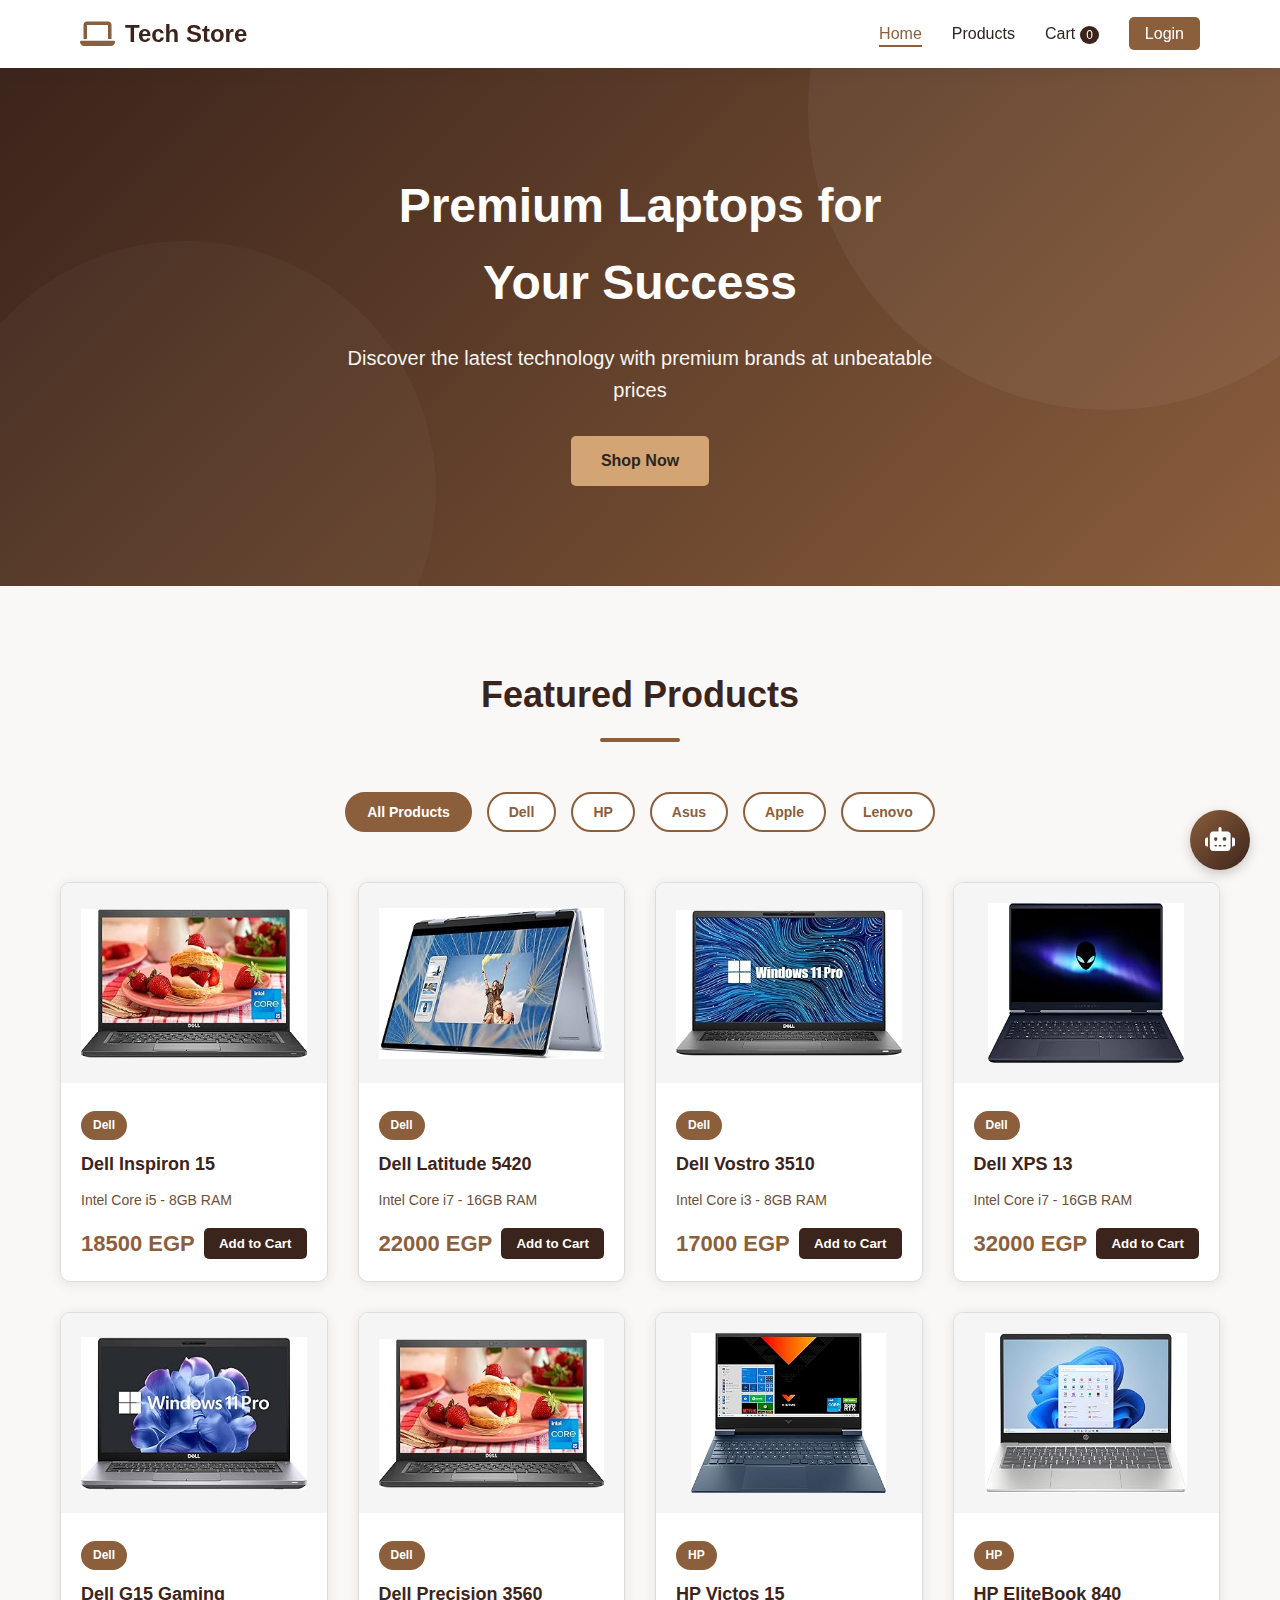
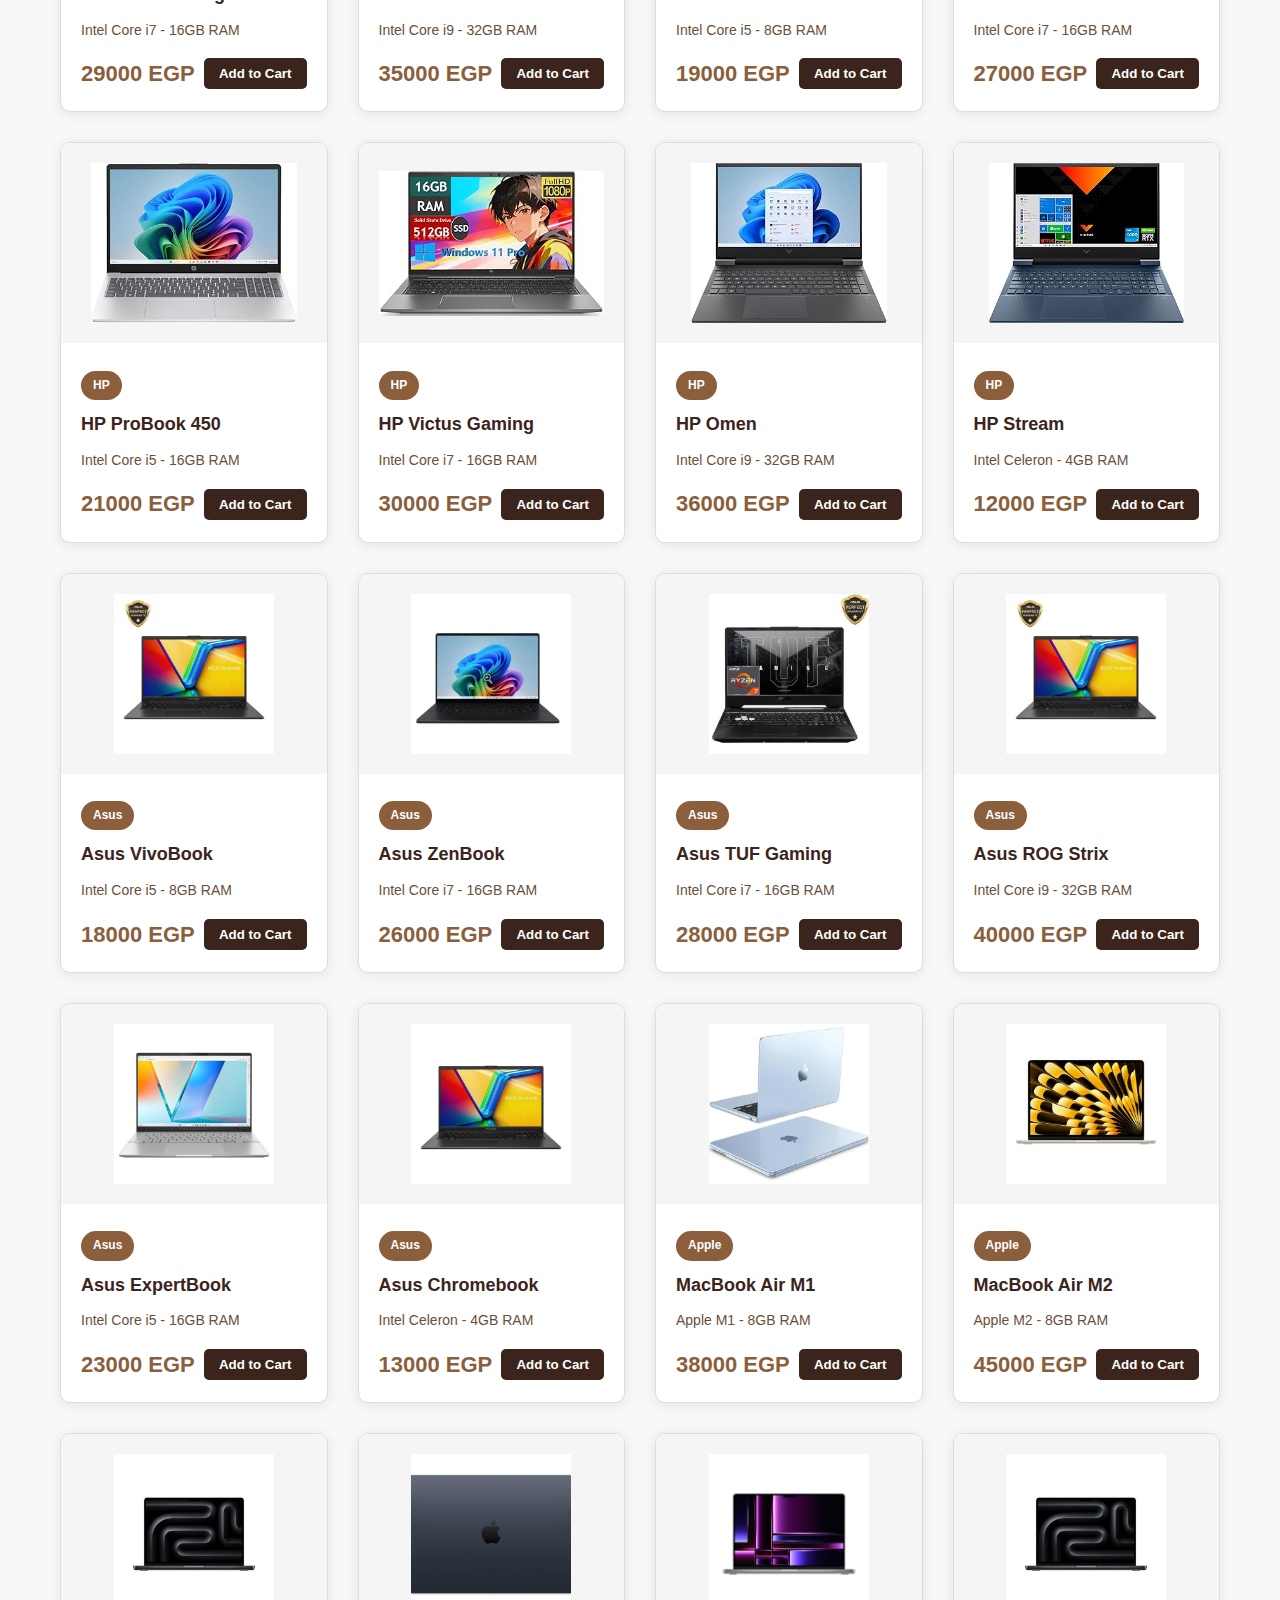
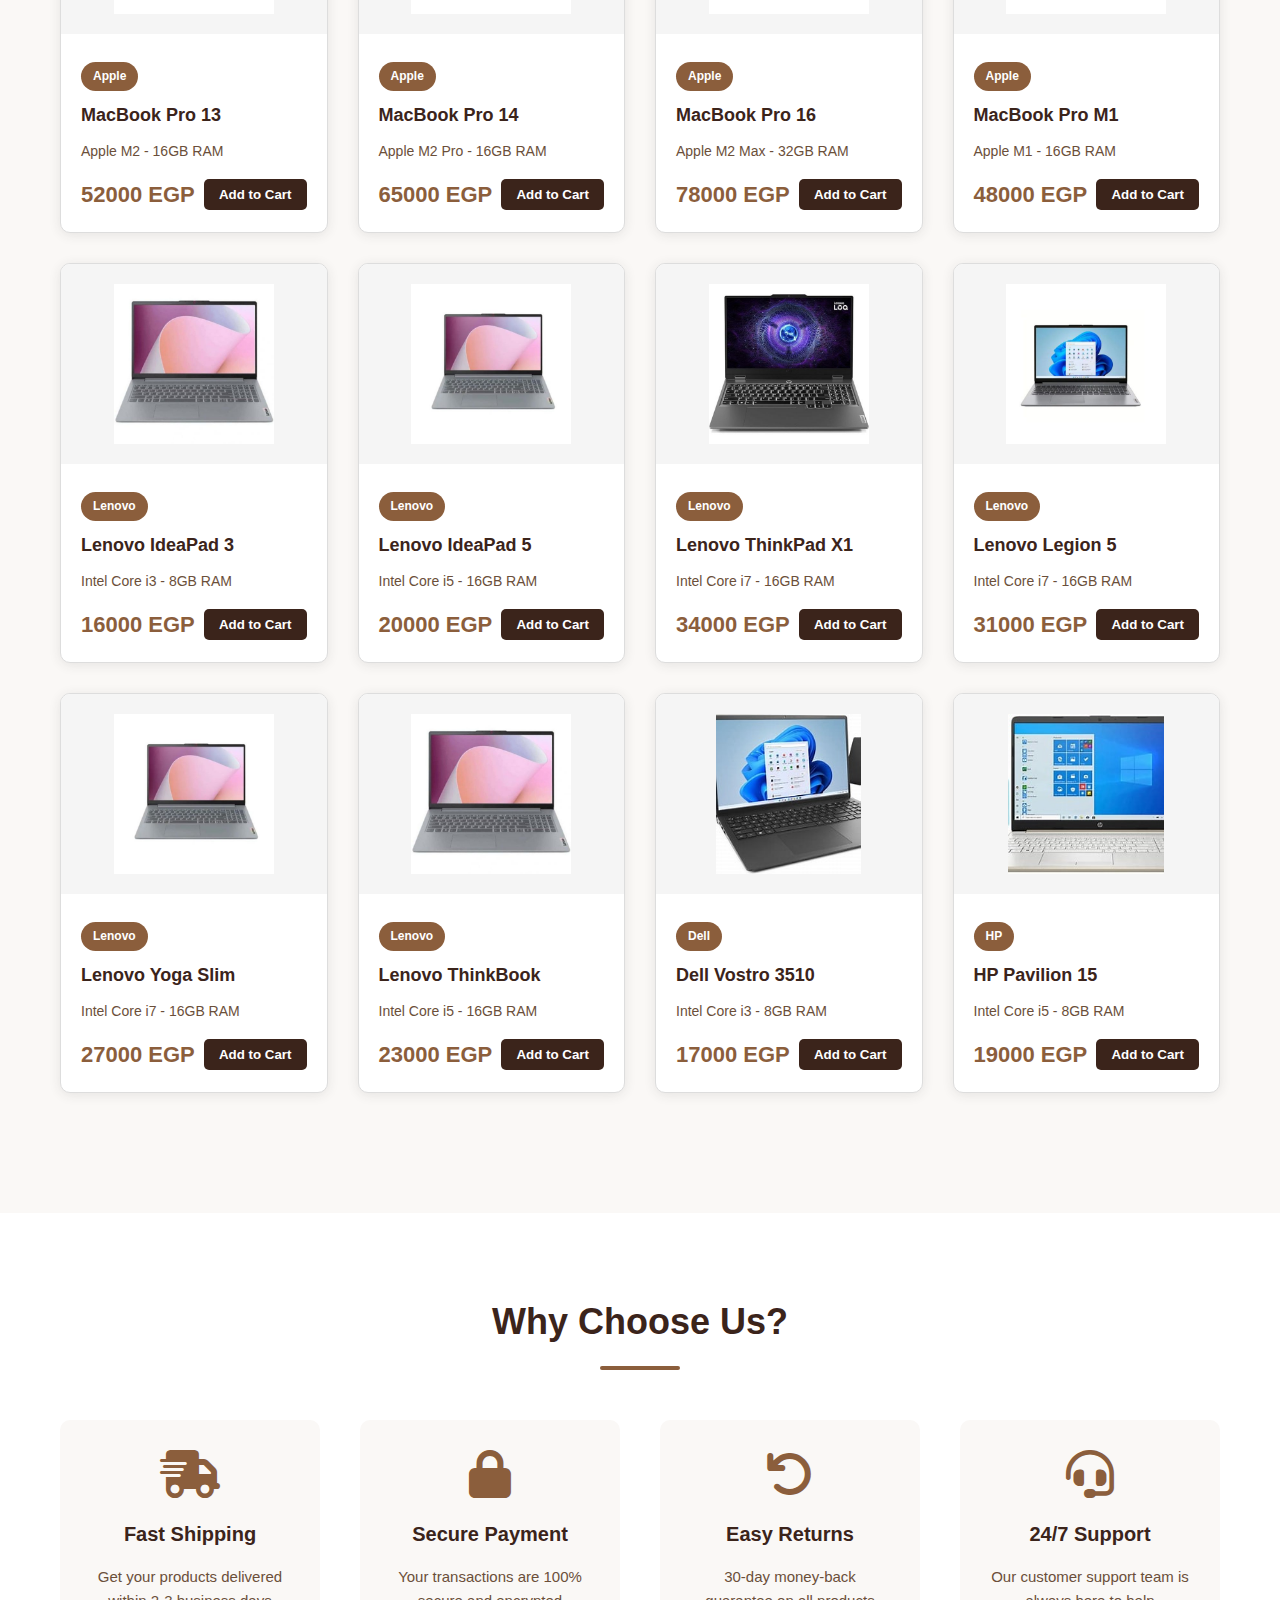
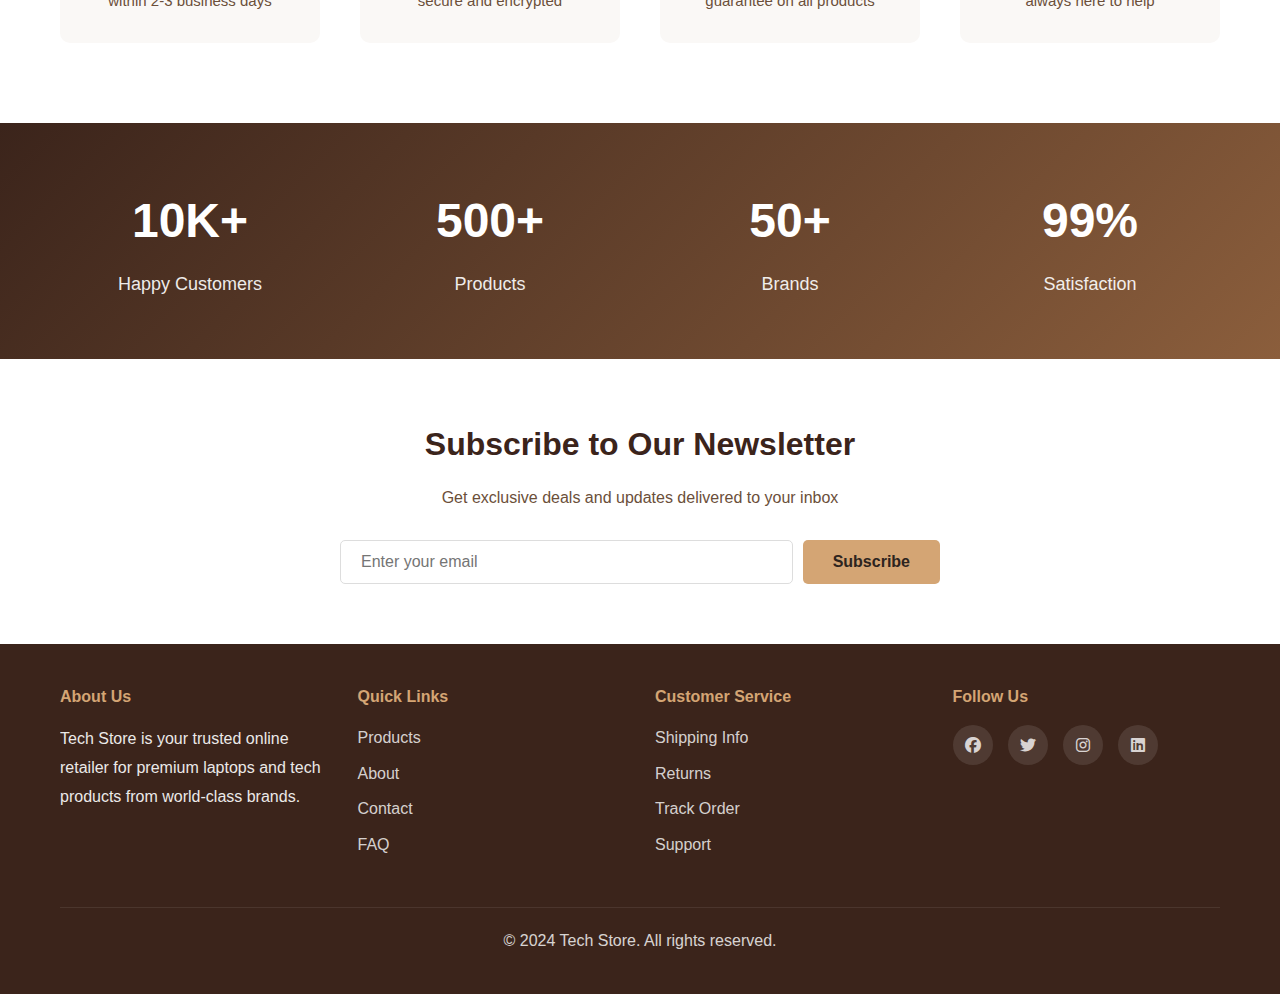
<file: index.html>
<!doctype html>
<html lang="en">
  <head>
    <meta charset="UTF-8" />
    <meta name="viewport" content="width=device-width, initial-scale=1.0" />
    <title>Tech Store - Home</title>
    <link rel="stylesheet" href="./index.css" />
    <link
      rel="stylesheet"
      href="https://cdnjs.cloudflare.com/ajax/libs/font-awesome/6.4.0/css/all.min.css"
    />
  </head>
  <body>
    <!-- NAVBAR -->
    <nav class="navbar">
      <div class="nav-container">
        <div class="logo">
          <i class="fas fa-laptop"></i>
          <span>Tech Store</span>
        </div>
        <ul class="nav-menu">
          <li><a href="index.html" class="active">Home</a></li>
          <li><a href="brands.html">Products</a></li>
          <li>
            <a href="cart.html"
              >Cart<span id="cart-badge" class="badge">0</span></a
            >
          </li>
          <li><a href="logIn.html" class="btn-login">Login</a></li>
        </ul>
        <div class="hamburger">
          <span></span>
          <span></span>
          <span></span>
        </div>
      </div>
    </nav>

    <!-- HERO SECTION -->
    <section class="hero">
      <div class="hero-content">
        <h1>Premium Laptops for Your Success</h1>
        <p>
          Discover the latest technology with premium brands at unbeatable
          prices
        </p>
        <a href="brands.html" class="btn btn-primary">Shop Now</a>
      </div>
    </section>

    <!-- FEATURED PRODUCTS SECTION -->
    <section class="featured-section">
      <div class="container">
        <h2 class="section-title">Featured Products</h2>

        <!-- CATEGORY FILTERS -->
        <div class="filters-wrapper">
          <button class="filter-btn active" data-category="all">
            All Products
          </button>
          <button class="filter-btn" data-category="Dell">Dell</button>
          <button class="filter-btn" data-category="HP">HP</button>
          <button class="filter-btn" data-category="Asus">Asus</button>
          <button class="filter-btn" data-category="Apple">Apple</button>
          <button class="filter-btn" data-category="Lenovo">Lenovo</button>
        </div>

        <!-- PRODUCTS GRID -->
        <div class="products-grid" id="products-grid">
          <!-- Products will be loaded here by JavaScript -->
        </div>
      </div>
    </section>

    <!-- FEATURES SECTION -->
    <section class="features-section">
      <div class="container">
        <h2 class="section-title">Why Choose Us?</h2>
        <div class="features-grid">
          <div class="feature-card">
            <i class="fas fa-shipping-fast"></i>
            <h3>Fast Shipping</h3>
            <p>Get your products delivered within 2-3 business days</p>
          </div>
          <div class="feature-card">
            <i class="fas fa-lock"></i>
            <h3>Secure Payment</h3>
            <p>Your transactions are 100% secure and encrypted</p>
          </div>
          <div class="feature-card">
            <i class="fas fa-undo"></i>
            <h3>Easy Returns</h3>
            <p>30-day money-back guarantee on all products</p>
          </div>
          <div class="feature-card">
            <i class="fas fa-headset"></i>
            <h3>24/7 Support</h3>
            <p>Our customer support team is always here to help</p>
          </div>
        </div>
      </div>
    </section>

    <!-- STATS SECTION -->
    <section class="stats-section">
      <div class="container">
        <div class="stat-item">
          <h3>10K+</h3>
          <p>Happy Customers</p>
        </div>
        <div class="stat-item">
          <h3>500+</h3>
          <p>Products</p>
        </div>
        <div class="stat-item">
          <h3>50+</h3>
          <p>Brands</p>
        </div>
        <div class="stat-item">
          <h3>99%</h3>
          <p>Satisfaction</p>
        </div>
      </div>
    </section>

    <!-- NEWSLETTER SECTION -->
    <section class="newsletter-section">
      <div class="container">
        <div class="newsletter-content">
          <h2>Subscribe to Our Newsletter</h2>
          <p>Get exclusive deals and updates delivered to your inbox</p>
          <form class="newsletter-form" onsubmit="handleNewsletter(event)">
            <input type="email" placeholder="Enter your email" required />
            <button type="submit" class="btn btn-primary">Subscribe</button>
          </form>
        </div>
      </div>
    </section>

    <!-- FOOTER -->
    <footer class="footer">
      <div class="container">
        <div class="footer-content">
          <div class="footer-section">
            <h4>About Us</h4>
            <p>
              Tech Store is your trusted online retailer for premium laptops and
              tech products from world-class brands.
            </p>
          </div>
          <div class="footer-section">
            <h4>Quick Links</h4>
            <ul>
              <li><a href="brands.html">Products</a></li>
              <li><a href="#">About</a></li>
              <li><a href="#">Contact</a></li>
              <li><a href="#">FAQ</a></li>
            </ul>
          </div>
          <div class="footer-section">
            <h4>Customer Service</h4>
            <ul>
              <li><a href="#">Shipping Info</a></li>
              <li><a href="#">Returns</a></li>
              <li><a href="#">Track Order</a></li>
              <li><a href="#">Support</a></li>
            </ul>
          </div>
          <div class="footer-section">
            <h4>Follow Us</h4>
            <div class="social-links">
              <a href="#"><i class="fab fa-facebook"></i></a>
              <a href="#"><i class="fab fa-twitter"></i></a>
              <a href="#"><i class="fab fa-instagram"></i></a>
              <a href="#"><i class="fab fa-linkedin"></i></a>
            </div>
          </div>
        </div>
        <div class="footer-bottom">
          <p>&copy; 2024 Tech Store. All rights reserved.</p>
        </div>
      </div>
    </footer>

    <script src="./index.js"></script>
    <script src="./chatbot.js"></script>
  </body>
</html>
</file>
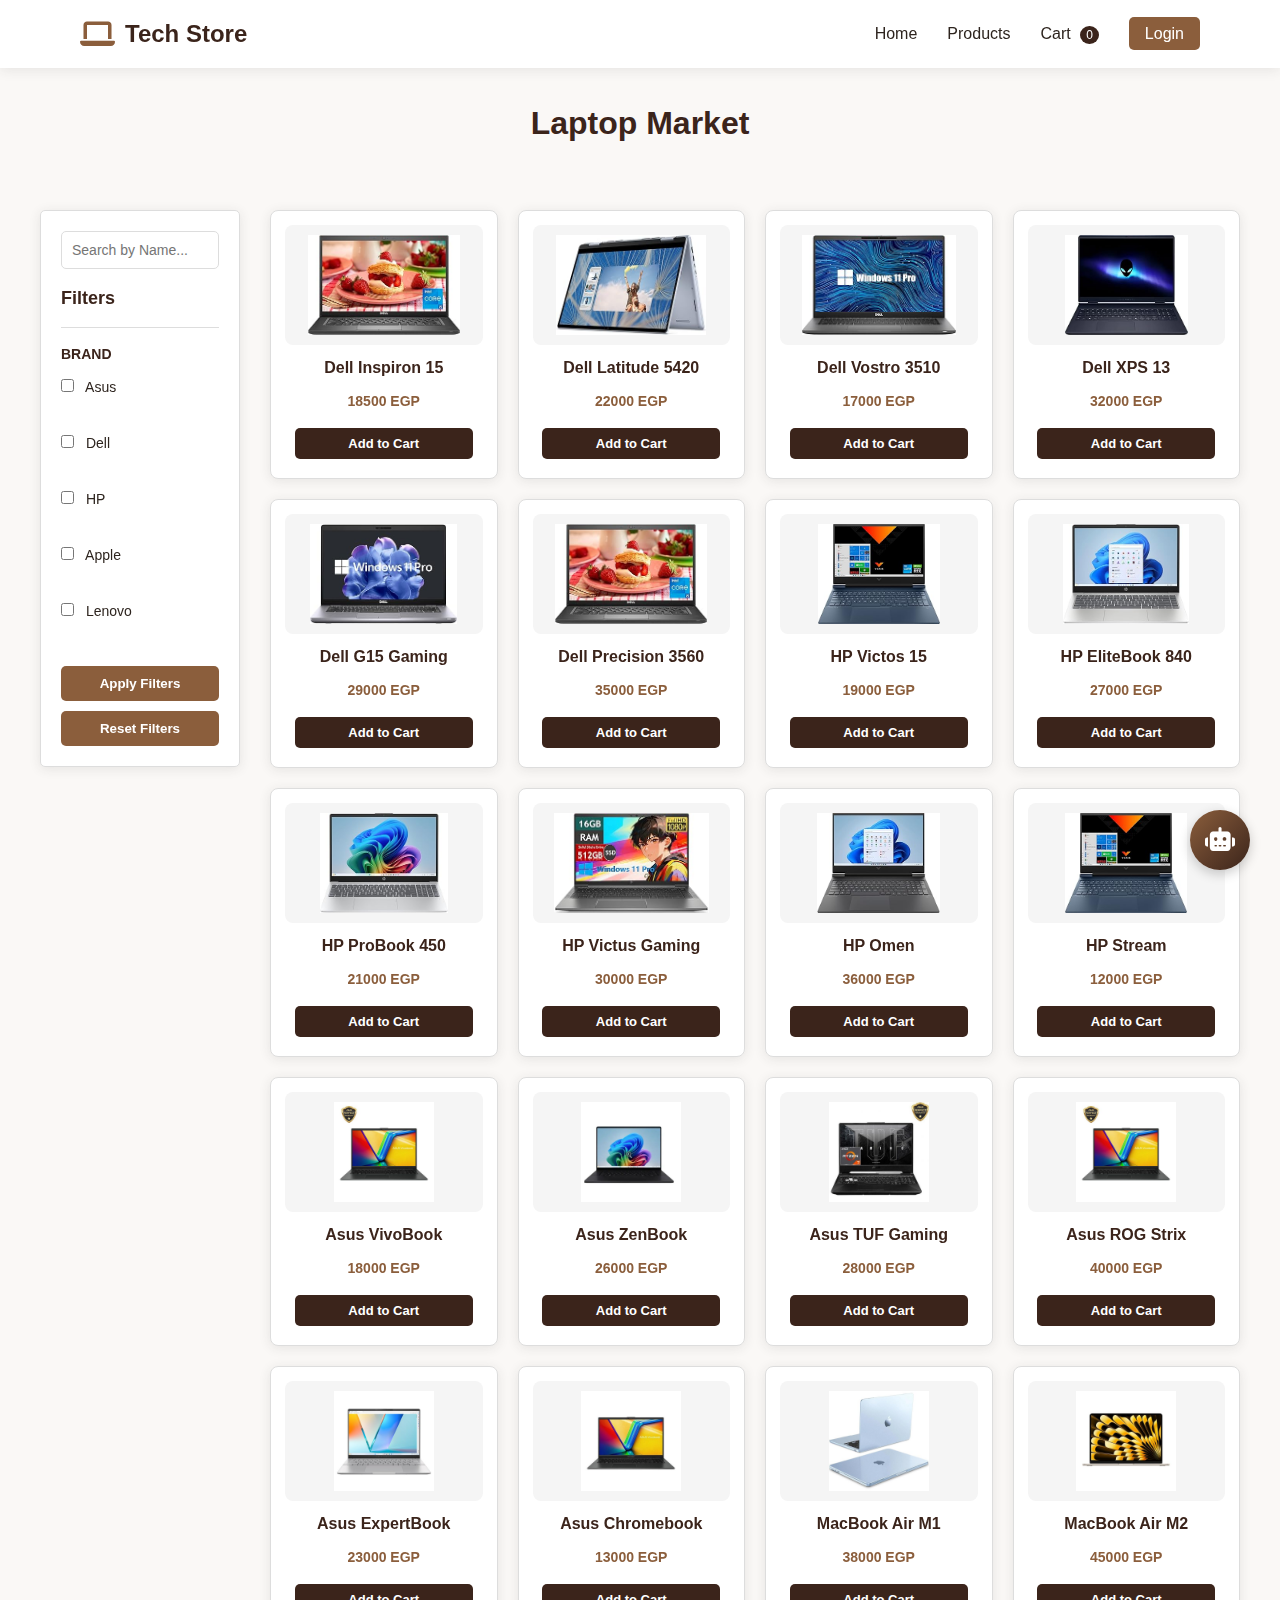
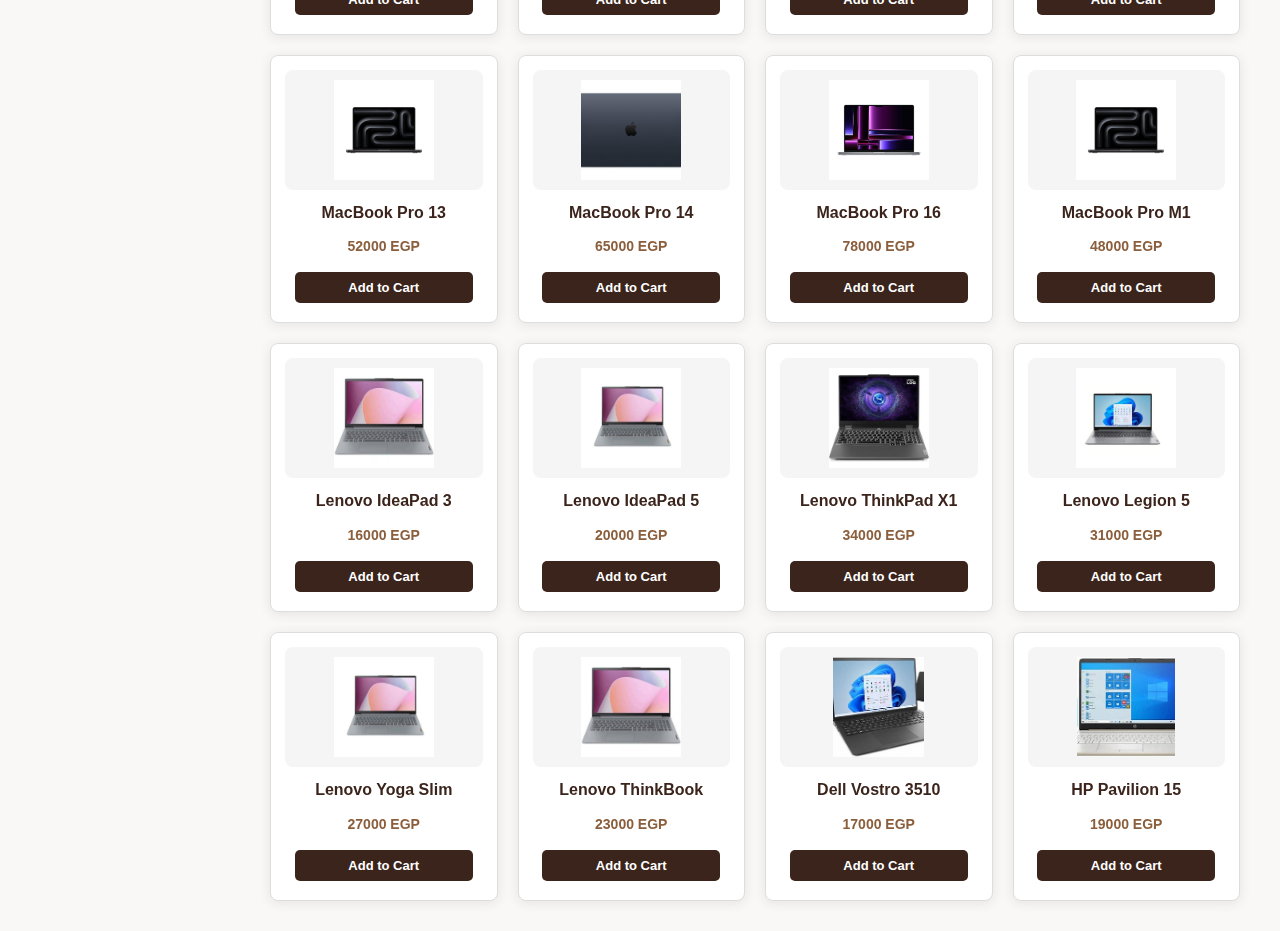
<file: brands.html>
<!doctype html>
<html lang="en">
  <head>
    <meta charset="UTF-8" />
    <meta name="viewport" content="width=device-width, initial-scale=1.0" />
    <title>Tech Store - Products</title>
    <link rel="stylesheet" href="./brands.css" />
    <link
      rel="stylesheet"
      href="https://cdnjs.cloudflare.com/ajax/libs/font-awesome/6.4.0/css/all.min.css"
    />
  </head>
  <body>
    <!-- NAVBAR -->
    <nav class="navbar">
      <div class="nav-container">
        <div class="logo">
          <i class="fas fa-laptop"></i>
          <span>Tech Store</span>
        </div>
        <ul class="nav-menu">
          <li><a href="index.html">Home</a></li>
          <li><a href="brands.html">Products</a></li>
          <li>
            <a href="cart.html"
              >Cart <span id="cartCount" class="badge">0</span></a
            >
          </li>
          <li><a href="logIn.html" class="btn-login">Login</a></li>
        </ul>
        <div class="hamburger">
          <span></span>
          <span></span>
          <span></span>
        </div>
      </div>
    </nav>

    <h1>Laptop Market</h1>
    <main class="main">
      <aside class="sidebar">
        <input type="text" id="searchInput" placeholder="Search by Name..." />
        <h2>Filters</h2>
        <hr />
        <h4>BRAND</h4>

        <label
          ><input type="checkbox" class="brand-filter" value="Asus" />
          Asus</label
        ><br />
        <label
          ><input type="checkbox" class="brand-filter" value="Dell" />
          Dell</label
        ><br />
        <label
          ><input type="checkbox" class="brand-filter" value="HP" /> HP</label
        ><br />
        <label
          ><input type="checkbox" class="brand-filter" value="Apple" />
          Apple</label
        ><br />
        <label
          ><input type="checkbox" class="brand-filter" value="Lenovo" />
          Lenovo</label
        ><br />
        <button id="apply-btn">Apply Filters</button>
        <button id="reset-btn">Reset Filters</button>
      </aside>

      <section id="products-container"></section>
    </main>

    <script src="./chatbot.js"></script>
    <script src="./brands.js"></script>
    <script>
      // Update cart badge
      document.addEventListener("DOMContentLoaded", function () {
        function updateCartBadge() {
          const cart = JSON.parse(localStorage.getItem("cart")) || [];
          const totalItems = cart.reduce(
            (sum, item) => sum + (item.quantity || 1),
            0,
          );
          document.getElementById("cartCount").textContent = totalItems;
        }
        updateCartBadge();
        window.addEventListener("storage", updateCartBadge);
      });

      // Hamburger menu
      const hamburger = document.querySelector(".hamburger");
      const navMenu = document.querySelector(".nav-menu");
      hamburger.addEventListener("click", () => {
        navMenu.classList.toggle("active");
      });
    </script>
  </body>
</html>
</file>
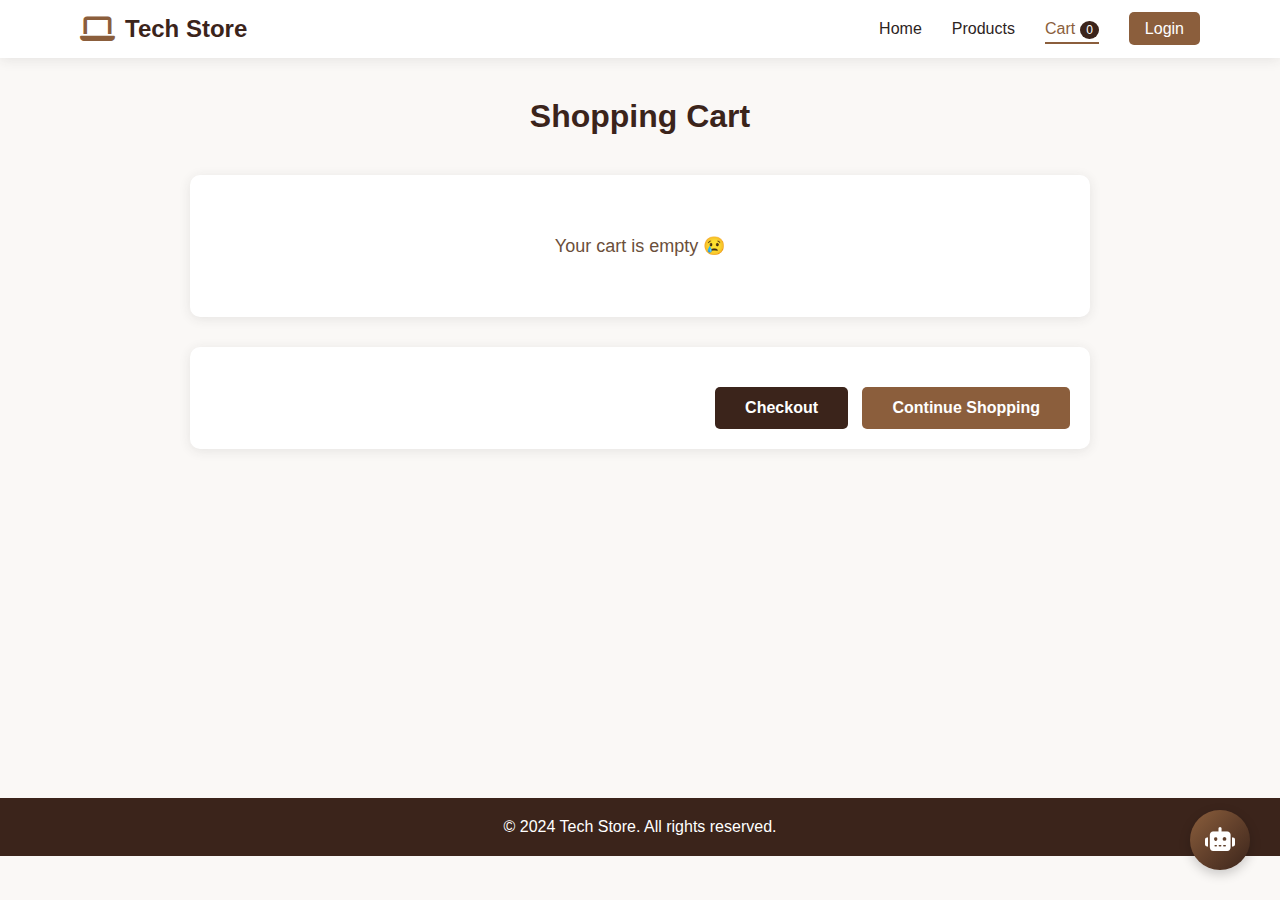
<file: cart.html>
<!doctype html>
<html lang="en">
  <head>
    <meta charset="UTF-8" />
    <meta name="viewport" content="width=device-width, initial-scale=1.0" />
    <title>My Cart - Tech Store</title>
    <link rel="stylesheet" href="./cart.css" />
    <link
      rel="stylesheet"
      href="https://cdnjs.cloudflare.com/ajax/libs/font-awesome/6.4.0/css/all.min.css"
    />
  </head>
  <body>
    <!-- NAVBAR -->
    <nav class="navbar">
      <div class="nav-container">
        <div class="logo">
          <i class="fas fa-laptop"></i>
          <span>Tech Store</span>
        </div>
        <ul class="nav-menu">
          <li><a href="index.html">Home</a></li>
          <li><a href="brands.html">Products</a></li>
          <li>
            <a href="cart.html" class="active"
              >Cart<span id="cart-badge" class="badge">0</span></a
            >
          </li>
          <li><a href="logIn.html" class="btn-login">Login</a></li>
        </ul>
        <div class="hamburger">
          <span></span>
          <span></span>
          <span></span>
        </div>
      </div>
    </nav>

    <div class="cart-wrapper">
      <div class="container">
        <h1>Shopping Cart</h1>
        <div id="cartContainer"></div>
        <div class="cart-summary">
          <h3 id="totalPrice"></h3>
          <button onclick="checkout()" class="btn-checkout">Checkout</button>
          <a href="brands.html" class="btn-continue">Continue Shopping</a>
        </div>
      </div>
    </div>

    <footer class="footer">
      <p>&copy; 2024 Tech Store. All rights reserved.</p>
    </footer>

    <script src="./chatbot.js"></script>
    <script src="./cart.js"></script>
    <script>
      // Update cart badge
      document.addEventListener("DOMContentLoaded", function () {
        function updateCartBadge() {
          const cart = JSON.parse(localStorage.getItem("cart")) || [];
          const totalItems = cart.reduce(
            (sum, item) => sum + (item.quantity || 1),
            0,
          );
          document.getElementById("cart-badge").textContent = totalItems;
        }
        updateCartBadge();
        window.addEventListener("storage", updateCartBadge);
      });

      // Hamburger menu
      const hamburger = document.querySelector(".hamburger");
      const navMenu = document.querySelector(".nav-menu");
      hamburger &&
        hamburger.addEventListener("click", () => {
          navMenu.classList.toggle("active");
        });
    </script>
  </body>
</html>
</file>
<file: index.css>
/* ==================== COLORS & VARIABLES ==================== */
:root {
  --primary-color: #8b5e3c;
  --secondary-color: #3b241b;
  --accent-color: #d4a574;
  --light-bg: #faf8f6;
  --white: #ffffff;
  --text-dark: #2d241e;
  --text-light: #6b4f3a;
  --border-color: #ddd;
  --shadow: 0 2px 12px rgba(48, 47, 47, 0.1);
  --shadow-lg: 0 10px 25px rgba(0, 0, 0, 0.1);
}

/* ==================== GLOBAL STYLES ==================== */
* {
  margin: 0;
  padding: 0;
  box-sizing: border-box;
}

html {
  scroll-behavior: smooth;
}

body {
  font-family: "Arial", sans-serif;
  background-color: var(--light-bg);
  color: var(--text-dark);
  line-height: 1.6;
}

.container {
  max-width: 1200px;
  margin: 0 auto;
  padding: 0 20px;
}

/* ==================== NAVBAR ==================== */
.navbar {
  background-color: var(--white);
  box-shadow: var(--shadow);
  position: sticky;
  top: 0;
  z-index: 100;
}

.nav-container {
  display: flex;
  justify-content: space-between;
  align-items: center;
  padding: 15px 40px;
  max-width: 1200px;
  margin: 0 auto;
}

.logo {
  display: flex;
  align-items: center;
  gap: 10px;
  font-size: 24px;
  font-weight: bold;
  color: var(--secondary-color);
  text-decoration: none;
}

.logo i {
  color: var(--primary-color);
  font-size: 28px;
}

.nav-menu {
  display: flex;
  list-style: none;
  gap: 30px;
  align-items: center;
}

.nav-menu a {
  color: var(--text-dark);
  text-decoration: none;
  font-weight: 500;
  transition: color 0.3s ease;
  position: relative;
}

.nav-menu a:hover,
.nav-menu a.active {
  color: var(--primary-color);
}

.nav-menu a.active::after {
  content: "";
  position: absolute;
  bottom: -5px;
  left: 0;
  width: 100%;
  height: 2px;
  background-color: var(--primary-color);
}

.badge {
  background-color: var(--secondary-color);
  color: var(--white);
  border-radius: 50%;
  padding: 2px 6px;
  font-size: 12px;
  margin-left: 5px;
}

.btn-login {
  background-color: var(--primary-color) !important;
  color: var(--white) !important;
  padding: 8px 16px !important;
  border-radius: 5px;
  transition: all 0.3s ease;
}

.btn-login:hover {
  background-color: var(--secondary-color) !important;
  transform: translateY(-2px);
  box-shadow: var(--shadow);
}

.hamburger {
  display: none;
  flex-direction: column;
  cursor: pointer;
}

.hamburger span {
  width: 25px;
  height: 3px;
  background-color: var(--text-dark);
  margin: 5px 0;
  transition: 0.3s;
}

/* ==================== HERO SECTION ==================== */
.hero {
  background: linear-gradient(
    135deg,
    var(--secondary-color) 0%,
    var(--primary-color) 100%
  );
  color: var(--white);
  padding: 100px 40px;
  text-align: center;
  position: relative;
  overflow: hidden;
}

.hero::before {
  content: "";
  position: absolute;
  top: -50%;
  right: -10%;
  width: 600px;
  height: 600px;
  background-color: rgba(255, 255, 255, 0.05);
  border-radius: 50%;
}

.hero::after {
  content: "";
  position: absolute;
  bottom: -30%;
  left: -5%;
  width: 500px;
  height: 500px;
  background-color: rgba(255, 255, 255, 0.03);
  border-radius: 50%;
}

.hero-content {
  position: relative;
  z-index: 2;
  max-width: 600px;
  margin: 0 auto;
}

.hero h1 {
  font-size: 48px;
  margin-bottom: 20px;
  animation: slideInDown 0.8s ease;
}

.hero p {
  font-size: 20px;
  margin-bottom: 30px;
  opacity: 0.95;
  animation: slideInUp 0.8s ease;
}

@keyframes slideInDown {
  from {
    opacity: 0;
    transform: translateY(-30px);
  }
  to {
    opacity: 1;
    transform: translateY(0);
  }
}

@keyframes slideInUp {
  from {
    opacity: 0;
    transform: translateY(30px);
  }
  to {
    opacity: 1;
    transform: translateY(0);
  }
}

/* ==================== BUTTONS ==================== */
.btn {
  padding: 12px 30px;
  border: none;
  border-radius: 5px;
  font-size: 16px;
  font-weight: 600;
  cursor: pointer;
  transition: all 0.3s ease;
  text-decoration: none;
  display: inline-block;
}

.btn-primary {
  background-color: var(--accent-color);
  color: var(--text-dark);
}

.btn-primary:hover {
  background-color: #c49563;
  transform: translateY(-2px);
  box-shadow: var(--shadow-lg);
}

/* ==================== FEATURED SECTION ==================== */
.featured-section {
  padding: 80px 40px;
  background-color: var(--light-bg);
}

.section-title {
  text-align: center;
  font-size: 36px;
  color: var(--secondary-color);
  margin-bottom: 50px;
  position: relative;
}

.section-title::after {
  content: "";
  display: block;
  width: 80px;
  height: 4px;
  background-color: var(--primary-color);
  margin: 15px auto 0;
  border-radius: 2px;
}

/* ==================== FILTERS ==================== */
.filters-wrapper {
  display: flex;
  justify-content: center;
  gap: 15px;
  margin-bottom: 50px;
  flex-wrap: wrap;
}

.filter-btn {
  padding: 10px 20px;
  border: 2px solid var(--primary-color);
  background-color: var(--white);
  color: var(--primary-color);
  border-radius: 25px;
  cursor: pointer;
  font-weight: 600;
  transition: all 0.3s ease;
  font-size: 14px;
}

.filter-btn:hover {
  background-color: var(--primary-color);
  color: var(--white);
  transform: translateY(-2px);
}

.filter-btn.active {
  background-color: var(--primary-color);
  color: var(--white);
}

/* ==================== PRODUCTS GRID ==================== */
.products-grid {
  display: grid;
  grid-template-columns: repeat(auto-fill, minmax(250px, 1fr));
  gap: 30px;
  margin-bottom: 40px;
}

.product-card {
  background-color: var(--white);
  border: 1px solid var(--border-color);
  border-radius: 10px;
  overflow: hidden;
  transition: all 0.3s ease;
  box-shadow: var(--shadow);
  cursor: pointer;
}

.product-card:hover {
  transform: translateY(-10px);
  box-shadow: var(--shadow-lg);
}

.product-image {
  width: 100%;
  height: 200px;
  object-fit: contain;
  background-color: #f5f5f5;
  padding: 20px;
  transition: transform 0.3s ease;
}

.product-card:hover .product-image {
  transform: scale(1.05);
}

.product-info {
  padding: 20px;
}

.product-category {
  display: inline-block;
  background-color: var(--primary-color);
  color: var(--white);
  padding: 5px 12px;
  border-radius: 15px;
  font-size: 12px;
  font-weight: 600;
  margin-bottom: 10px;
}

.product-name {
  font-size: 18px;
  font-weight: 600;
  color: var(--secondary-color);
  margin-bottom: 10px;
}

.product-description {
  font-size: 14px;
  color: var(--text-light);
  margin-bottom: 15px;
}

.product-footer {
  display: flex;
  justify-content: space-between;
  align-items: center;
}

.product-price {
  font-size: 22px;
  font-weight: bold;
  color: var(--primary-color);
}

.btn-add-cart {
  background-color: var(--secondary-color);
  color: var(--white);
  padding: 8px 15px;
  border: none;
  border-radius: 5px;
  cursor: pointer;
  font-weight: 600;
  transition: all 0.3s ease;
}

.btn-add-cart:hover {
  background-color: var(--primary-color);
  transform: scale(1.05);
}

/* ==================== FEATURES SECTION ==================== */
.features-section {
  padding: 80px 40px;
  background-color: var(--white);
}

.features-grid {
  display: grid;
  grid-template-columns: repeat(auto-fit, minmax(250px, 1fr));
  gap: 40px;
  margin-top: 40px;
}

.feature-card {
  text-align: center;
  padding: 30px;
  border-radius: 10px;
  background-color: var(--light-bg);
  transition: all 0.3s ease;
}

.feature-card:hover {
  transform: translateY(-5px);
  background-color: var(--white);
  box-shadow: var(--shadow-lg);
}

.feature-card i {
  font-size: 48px;
  color: var(--primary-color);
  margin-bottom: 20px;
}

.feature-card h3 {
  font-size: 20px;
  color: var(--secondary-color);
  margin-bottom: 15px;
}

.feature-card p {
  color: var(--text-light);
  font-size: 15px;
}

/* ==================== STATS SECTION ==================== */
.stats-section {
  background: linear-gradient(
    135deg,
    var(--secondary-color),
    var(--primary-color)
  );
  color: var(--white);
  padding: 60px 40px;
}

.stats-section .container {
  display: grid;
  grid-template-columns: repeat(auto-fit, minmax(200px, 1fr));
  gap: 40px;
}

.stat-item {
  text-align: center;
}

.stat-item h3 {
  font-size: 48px;
  font-weight: bold;
  margin-bottom: 10px;
}

.stat-item p {
  font-size: 18px;
  opacity: 0.9;
}

/* ==================== NEWSLETTER SECTION ==================== */
.newsletter-section {
  background-color: var(--white);
  padding: 60px 40px;
}

.newsletter-content {
  text-align: center;
  max-width: 600px;
  margin: 0 auto;
}

.newsletter-content h2 {
  font-size: 32px;
  color: var(--secondary-color);
  margin-bottom: 15px;
}

.newsletter-content p {
  color: var(--text-light);
  margin-bottom: 30px;
  font-size: 16px;
}

.newsletter-form {
  display: flex;
  gap: 10px;
  flex-wrap: wrap;
}

.newsletter-form input {
  flex: 1;
  min-width: 200px;
  padding: 12px 20px;
  border: 1px solid var(--border-color);
  border-radius: 5px;
  font-size: 16px;
}

.newsletter-form input:focus {
  outline: none;
  border-color: var(--primary-color);
  box-shadow: 0 0 0 3px rgba(139, 94, 60, 0.1);
}

.newsletter-form button {
  padding: 12px 30px;
}

/* ==================== FOOTER ==================== */
.footer {
  background-color: var(--secondary-color);
  color: var(--white);
  padding: 40px;
}

.footer-content {
  display: grid;
  grid-template-columns: repeat(auto-fit, minmax(250px, 1fr));
  gap: 30px;
  margin-bottom: 40px;
}

.footer-section h4 {
  margin-bottom: 15px;
  color: var(--accent-color);
}

.footer-section p {
  line-height: 1.8;
  opacity: 0.9;
}

.footer-section ul {
  list-style: none;
}

.footer-section ul li {
  margin-bottom: 10px;
}

.footer-section a {
  color: rgba(255, 255, 255, 0.8);
  text-decoration: none;
  transition: color 0.3s ease;
}

.footer-section a:hover {
  color: var(--accent-color);
}

.social-links {
  display: flex;
  gap: 15px;
  margin-top: 15px;
}

.social-links a {
  display: inline-flex;
  width: 40px;
  height: 40px;
  align-items: center;
  justify-content: center;
  background-color: rgba(255, 255, 255, 0.1);
  border-radius: 50%;
  transition: all 0.3s ease;
}

.social-links a:hover {
  background-color: var(--accent-color);
  color: var(--secondary-color);
}

.footer-bottom {
  border-top: 1px solid rgba(255, 255, 255, 0.1);
  padding-top: 20px;
  text-align: center;
  opacity: 0.8;
}

/* ==================== RESPONSIVE DESIGN ==================== */
@media (max-width: 768px) {
  .nav-container {
    padding: 15px 20px;
  }

  .nav-menu {
    display: none;
    position: absolute;
    top: 60px;
    left: 0;
    right: 0;
    flex-direction: column;
    background-color: var(--white);
    gap: 0;
    box-shadow: var(--shadow);
    animation: slideDown 0.3s ease;
  }

  .nav-menu.active {
    display: flex;
  }

  .nav-menu li {
    border-bottom: 1px solid var(--border-color);
    width: 100%;
  }

  .nav-menu a {
    display: block;
    padding: 15px 20px;
  }

  .hamburger {
    display: flex;
  }

  .hero {
    padding: 60px 20px;
  }

  .hero h1 {
    font-size: 32px;
  }

  .hero p {
    font-size: 16px;
  }

  .featured-section {
    padding: 60px 20px;
  }

  .section-title {
    font-size: 28px;
    margin-bottom: 30px;
  }

  .filters-wrapper {
    gap: 10px;
    margin-bottom: 30px;
  }

  .filter-btn {
    padding: 8px 15px;
    font-size: 12px;
  }

  .products-grid {
    grid-template-columns: repeat(auto-fill, minmax(180px, 1fr));
    gap: 20px;
  }

  .features-grid {
    grid-template-columns: 1fr;
    gap: 20px;
  }

  .feature-card {
    padding: 20px;
  }

  .stats-section {
    padding: 40px 20px;
  }

  .stats-section .container {
    grid-template-columns: repeat(2, 1fr);
    gap: 20px;
  }

  .stat-item h3 {
    font-size: 32px;
  }

  .newsletter-form {
    flex-direction: column;
  }

  .newsletter-form input,
  .newsletter-form button {
    width: 100%;
  }
}

@media (max-width: 480px) {
  .logo {
    font-size: 18px;
  }

  .logo i {
    font-size: 22px;
  }

  .hero h1 {
    font-size: 24px;
  }

  .hero p {
    font-size: 14px;
  }

  .section-title {
    font-size: 22px;
  }

  .products-grid {
    grid-template-columns: 1fr;
  }

  .stats-section .container {
    grid-template-columns: 1fr;
  }

  .stat-item h3 {
    font-size: 28px;
  }

  .product-card {
    margin: 0 auto;
  }

  .features-grid {
    gap: 15px;
  }

  .feature-card {
    padding: 15px;
  }

  .feature-card i {
    font-size: 36px;
  }
}

@keyframes slideDown {
  from {
    opacity: 0;
    transform: translateY(-10px);
  }
  to {
    opacity: 1;
    transform: translateY(0);
  }
}
</file>
<file: brands.css>
:root {
  --primary-color: #8b5e3c;
  --secondary-color: #3b241b;
  --accent-color: #d4a574;
  --light-bg: #faf8f6;
  --white: #ffffff;
  --text-dark: #2d241e;
  --text-light: #6b4f3a;
  --border-color: #ddd;
  --shadow: 0 2px 12px rgba(48, 47, 47, 0.1);
}

* {
  margin: 0;
  padding: 0;
  box-sizing: border-box;
}

body {
  font-family: Arial, sans-serif;
  background-color: var(--light-bg);
  color: var(--text-dark);
  line-height: 1.6;
}

.navbar {
  background-color: var(--white);
  box-shadow: var(--shadow);
  position: sticky;
  top: 0;
  z-index: 100;
}

.nav-container {
  display: flex;
  justify-content: space-between;
  align-items: center;
  padding: 15px 40px;
  max-width: 1200px;
  margin: 0 auto;
}

.logo {
  display: flex;
  align-items: center;
  gap: 10px;
  font-size: 24px;
  font-weight: bold;
  color: var(--secondary-color);
  text-decoration: none;
}

.logo i {
  color: var(--primary-color);
  font-size: 28px;
}

.nav-menu {
  display: flex;
  list-style: none;
  gap: 30px;
  align-items: center;
}

.nav-menu a {
  color: var(--text-dark);
  text-decoration: none;
  font-weight: 500;
  transition: color 0.3s ease;
  position: relative;
}

.nav-menu a:hover,
.nav-menu a.active {
  color: var(--primary-color);
}

.nav-menu a.active::after {
  content: "";
  position: absolute;
  bottom: -5px;
  left: 0;
  width: 100%;
  height: 2px;
  background-color: var(--primary-color);
}

.badge {
  background-color: var(--secondary-color);
  color: var(--white);
  border-radius: 50%;
  padding: 2px 6px;
  font-size: 12px;
  margin-left: 5px;
}

.btn-login {
  background-color: var(--primary-color) !important;
  color: var(--white) !important;
  padding: 8px 16px !important;
  border-radius: 5px;
  transition: all 0.3s ease;
}

.btn-login:hover {
  background-color: var(--secondary-color) !important;
  transform: translateY(-2px);
  box-shadow: var(--shadow);
}

.hamburger {
  display: none;
  flex-direction: column;
  cursor: pointer;
}

.hamburger span {
  width: 25px;
  height: 3px;
  background-color: var(--text-dark);
  margin: 5px 0;
  transition: 0.3s;
}

h1 {
  text-align: center;
  color: var(--secondary-color);
  padding: 30px 20px;
  font-size: 32px;
}

main {
  display: flex;
  gap: 30px;
  padding: 30px 40px;
  max-width: 1400px;
  margin: 0 auto;
}

.sidebar {
  padding: 20px;
  border: 1px solid var(--border-color);
  border-radius: 5px;
  width: 200px;
  background-color: var(--white);
  box-shadow: var(--shadow);
  height: fit-content;
  position: sticky;
  top: 20px;
}
.sidebar h2 {
  margin-bottom: 15px;
  font-size: 18px;
  color: var(--secondary-color);
}

.sidebar hr {
  margin: 15px 0;
  border: none;
  border-top: 1px solid var(--border-color);
}

.sidebar h4 {
  color: var(--secondary-color);
  font-size: 14px;
  margin: 15px 0 10px 0;
}

.sidebar label {
  display: block;
  margin-bottom: 8px;
  font-size: 14px;
  color: var(--text-dark);
  cursor: pointer;
}

.sidebar input[type="checkbox"] {
  margin-right: 8px;
  cursor: pointer;
  accent-color: var(--primary-color);
}

.sidebar button {
  width: 100%;
  padding: 10px;
  margin-top: 10px;
  background-color: var(--primary-color);
  border: none;
  border-radius: 5px;
  color: var(--white);
  cursor: pointer;
  font-weight: 600;
  transition: all 0.3s ease;
}

.sidebar button:hover {
  background-color: var(--secondary-color);
  transform: translateY(-2px);
  box-shadow: var(--shadow);
}

#searchInput {
  width: 100%;
  padding: 10px;
  border: 1px solid var(--border-color);
  border-radius: 5px;
  font-size: 14px;
  margin-bottom: 15px;
  transition: all 0.3s ease;
}

#searchInput:focus {
  outline: none;
  border-color: var(--primary-color);
  box-shadow: 0 0 0 3px rgba(139, 94, 60, 0.1);
}
#products-container {
  display: grid;
  grid-template-columns: repeat(auto-fill, minmax(200px, 1fr));
  gap: 20px;
  flex: 1;
  width: 100%;
}

.card {
  position: relative;
  background-color: var(--white);
  border: 1px solid var(--border-color);
  border-radius: 8px;
  padding: 14px;
  text-align: center;
  transition: all 0.3s ease;
  box-shadow: var(--shadow);
  display: flex;
  flex-direction: column;
}

.card:hover {
  transform: scale(1.05);
  box-shadow: 0 10px 25px rgba(0, 0, 0, 0.1);
}

.card img {
  border-radius: 8px;
  width: 100%;
  height: 120px;
  object-fit: contain;
  transition: transform 0.3s ease;
  cursor: pointer;
  padding: 10px;
  background-color: #f5f5f5;
}

.card:hover img {
  transform: scale(1.05);
}

.card h4 {
  font-size: 16px;
  color: var(--secondary-color);
  margin: 10px 0 5px 0;
  font-weight: 600;
}

.card p {
  font-size: 14px;
  color: var(--primary-color);
  font-weight: bold;
  margin: 5px 0 10px 0;
}

.card button {
  position: relative;
  margin: 5px auto;
  padding: 8px 12px;
  border: none;
  border-radius: 5px;
  background-color: var(--secondary-color);
  color: var(--white);
  cursor: pointer;
  font-weight: 600;
  font-size: 13px;
  transition: all 0.3s ease;
  width: 90%;
}

.card button:hover {
  background-color: var(--primary-color);
  transform: scale(1.05);
}

/* RESPONSIVE DESIGN */
@media (max-width: 1024px) {
  main {
    gap: 20px;
    padding: 20px;
  }

  #products-container {
    grid-template-columns: repeat(auto-fill, minmax(180px, 1fr));
  }

  h1 {
    font-size: 28px;
  }
}

@media (max-width: 768px) {
  main {
    flex-direction: column;
    padding: 20px;
    gap: 20px;
  }
.nav-container {
    padding: 15px 20px;
  }

  .nav-menu {
    display: none;
    position: absolute;
    top: 60px;
    left: 0;
    right: 0;
    flex-direction: column;
    background-color: var(--white);
    gap: 0;
    box-shadow: var(--shadow);
    animation: slideDown 0.3s ease;
  }

  .nav-menu.active {
    display: flex;
  }

  .nav-menu li {
    border-bottom: 1px solid var(--border-color);
    width: 100%;
  }

  .nav-menu a {
    display: block;
    padding: 15px 20px;
  }

  .hamburger {
    display: flex;
  }

  .sidebar {
    width: 100%;
    position: static;
    padding: 15px;
  }

  #products-container {
    grid-template-columns: repeat(auto-fill, minmax(150px, 1fr));
    gap: 15px;
  }

  h1 {
    font-size: 24px;
    padding: 20px 10px;
  }

  .card {
    padding: 10px;
  }

  .card img {
    height: 100px;
  }

  .card h4 {
    font-size: 14px;
  }

  .card p {
    font-size: 13px;
  }

  .card button {
    font-size: 12px;
    padding: 6px 10px;
  }
}

@media (max-width: 480px) {
  main {
    padding: 10px;
    gap: 15px;
  }
  .logo {
    font-size: 18px;
  }

  .logo i {
    font-size: 22px;
  }

  h1 {
    font-size: 20px;
    padding: 15px 10px;
  }

  .sidebar {
    padding: 10px;
  }

  #searchInput {
    font-size: 12px;
    padding: 8px;
  }

  .sidebar label {
    font-size: 12px;
    margin-bottom: 6px;
  }

  .sidebar button {
    padding: 8px;
    font-size: 12px;
    margin-top: 8px;
  }

  #products-container {
    grid-template-columns: 1fr;
    gap: 10px;
  }

  .card {
    padding: 8px;
    display: grid;
    grid-template-columns: 100px 1fr;
    gap: 10px;
    align-items: start;
    text-align: left;
  }

  .card img {
    grid-column: 1;
    grid-row: 1 / 4;
    height: 100px;
    width: 100px;
    margin: 0;
    padding: 5px;
  }

  .card h4 {
    grid-column: 2;
    grid-row: 1;
    margin: 0;
    text-align: left;
  }

  .card p {
    grid-column: 2;
    grid-row: 2;
    margin: 5px 0;
    text-align: left;
  }

  .card button {
    grid-column: 2;
    grid-row: 3;
    width: 100%;
    margin: 5px 0;
  }
}
</file>
<file: cart.css>
:root {
  --primary-color: #8b5e3c;
  --secondary-color: #3b241b;
  --accent-color: #d4a574;
  --light-bg: #faf8f6;
  --white: #ffffff;
  --text-dark: #2d241e;
  --text-light: #6b4f3a;
  --border-color: #ddd;
  --shadow: 0 2px 12px rgba(48, 47, 47, 0.1);
}

* {
  margin: 0;
  padding: 0;
  box-sizing: border-box;
}

body {
  font-family: Arial, sans-serif;
  background-color: var(--light-bg);
  color: var(--text-dark);
}

.container {
  max-width: 1200px;
  margin: 0 auto;
  padding: 0 20px;
}

/* NAVBAR */
.navbar {
  background-color: var(--white);
  box-shadow: var(--shadow);
  position: sticky;
  top: 0;
  z-index: 100;
}

.nav-container {
  display: flex;
  justify-content: space-between;
  align-items: center;
  padding: 15px 40px;
  max-width: 1200px;
  margin: 0 auto;
}

.logo {
  display: flex;
  align-items: center;
  gap: 10px;
  font-size: 24px;
  font-weight: bold;
  color: var(--secondary-color);
  text-decoration: none;
}

.logo i {
  color: var(--primary-color);
  font-size: 28px;
}

.nav-menu {
  display: flex;
  list-style: none;
  gap: 30px;
  align-items: center;
}

.nav-menu a {
  color: var(--text-dark);
  text-decoration: none;
  font-weight: 500;
  transition: color 0.3s ease;
}

.nav-menu a:hover,
.nav-menu a.active {
  color: var(--primary-color);
}

.nav-menu a.active {
  border-bottom: 2px solid var(--primary-color);
  padding-bottom: 5px;
}

.badge {
  background-color: var(--secondary-color);
  color: var(--white);
  border-radius: 50%;
  padding: 2px 6px;
  font-size: 12px;
  margin-left: 5px;
}

.btn-login {
  background-color: var(--primary-color) !important;
  color: var(--white) !important;
  padding: 8px 16px !important;
  border-radius: 5px;
  transition: all 0.3s ease;
}

.btn-login:hover {
  background-color: var(--secondary-color) !important;
}

.hamburger {
  display: none;
  flex-direction: column;
  cursor: pointer;
}

.hamburger span {
  width: 25px;
  height: 3px;
  background-color: var(--text-dark);
  margin: 5px 0;
  transition: 0.3s;
}

/* CART WRAPPER */
.cart-wrapper {
  min-height: calc(100vh - 200px);
  padding: 40px 20px;
}

.cart-wrapper h1 {
  text-align: center;
  color: var(--secondary-color);
  margin-bottom: 40px;
  font-size: 32px;
}

#cartContainer {
  max-width: 900px;
  margin: 0 auto 30px;
  background-color: var(--white);
  padding: 20px;
  border-radius: 10px;
  box-shadow: var(--shadow);
}

.cart-item {
  display: flex;
  align-items: center;
  justify-content: space-between;
  margin-bottom: 20px;
  padding-bottom: 20px;
  border-bottom: 1px solid var(--border-color);
  gap: 20px;
  flex-wrap: wrap;
}

.cart-item:last-child {
  border-bottom: none;
  margin-bottom: 0;
  padding-bottom: 0;
}

.cart-item img {
  width: 100px;
  height: 100px;
  object-fit: contain;
  border-radius: 5px;
  background-color: #f5f5f5;
  padding: 10px;
  flex-shrink: 0;
}

.cart-item-info {
  flex: 1;
  min-width: 150px;
}

.cart-item h4 {
  color: var(--secondary-color);
  font-size: 18px;
  margin-bottom: 10px;
}

.cart-item p {
  margin: 5px 0;
  color: var(--text-light);
  font-size: 14px;
}

.cart-item-controls {
  display: flex;
  gap: 10px;
  flex-wrap: wrap;
  align-items: center;
}

.cart-item button {
  padding: 8px 12px;
  border: none;
  border-radius: 5px;
  background-color: var(--primary-color);
  color: var(--white);
  cursor: pointer;
  font-weight: 600;
  transition: all 0.3s ease;
  font-size: 14px;
}

.cart-item button:hover {
  background-color: var(--secondary-color);
  transform: scale(1.05);
}

.cart-item button[onclick*="remove"] {
  background-color: #dc3545;
}

.cart-item button[onclick*="remove"]:hover {
  background-color: #c82333;
}

/* CART SUMMARY */
.cart-summary {
  max-width: 900px;
  margin: 0 auto;
  background-color: var(--white);
  padding: 20px;
  border-radius: 10px;
  box-shadow: var(--shadow);
  text-align: right;
}

#totalPrice {
  font-size: 24px;
  color: var(--primary-color);
  font-weight: bold;
  margin-bottom: 20px;
}

.btn-checkout,
.btn-continue {
  padding: 12px 30px;
  border: none;
  border-radius: 5px;
  font-weight: 600;
  cursor: pointer;
  transition: all 0.3s ease;
  font-size: 16px;
  text-decoration: none;
  display: inline-block;
  margin-left: 10px;
}

.btn-checkout {
  background-color: var(--secondary-color);
  color: var(--white);
}

.btn-checkout:hover {
  background-color: var(--primary-color);
  transform: translateY(-2px);
  box-shadow: var(--shadow);
}

.btn-continue {
  background-color: var(--primary-color);
  color: var(--white);
}

.btn-continue:hover {
  background-color: var(--secondary-color);
  transform: translateY(-2px);
}

/* FOOTER */
.footer {
  background-color: var(--secondary-color);
  color: var(--white);
  text-align: center;
  padding: 20px;
  margin-top: 40px;
}

/* RESPONSIVE */
@media (max-width: 768px) {
  .nav-container {
    padding: 15px 20px;
  }

  .nav-menu {
    display: none;
    position: absolute;
    top: 60px;
    left: 0;
    right: 0;
    flex-direction: column;
    background-color: var(--white);
    gap: 0;
    box-shadow: var(--shadow);
  }

  .nav-menu.active {
    display: flex;
  }

  .nav-menu li {
    border-bottom: 1px solid var(--border-color);
    width: 100%;
  }

  .nav-menu a {
    display: block;
    padding: 15px 20px;
  }

  .hamburger {
    display: flex;
  }

  .cart-wrapper {
    padding: 20px 10px;
  }

  .cart-wrapper h1 {
    font-size: 24px;
    margin-bottom: 30px;
  }

  #cartContainer {
    padding: 15px;
  }

  .cart-item {
    flex-direction: column;
    align-items: flex-start;
    gap: 15px;
  }

  .cart-item img {
    width: 80px;
    height: 80px;
  }

  .cart-item-controls {
    width: 100%;
  }

  .cart-summary {
    text-align: center;
  }

  .btn-checkout,
  .btn-continue {
    display: block;
    width: 100%;
    margin: 10px 0;
  }
}

@media (max-width: 480px) {
  .nav-container {
    padding: 10px 15px;
  }

  .logo {
    font-size: 18px;
  }

  .logo i {
    font-size: 22px;
  }

  .cart-wrapper h1 {
    font-size: 20px;
  }

  .cart-item img {
    width: 60px;
    height: 60px;
  }

  .cart-item h4 {
    font-size: 14px;
  }

  .cart-item p {
    font-size: 12px;
  }

  .btn-checkout,
  .btn-continue {
    padding: 10px 15px;
    font-size: 14px;
  }

  #totalPrice {
    font-size: 20px;
  }
}
</file>
